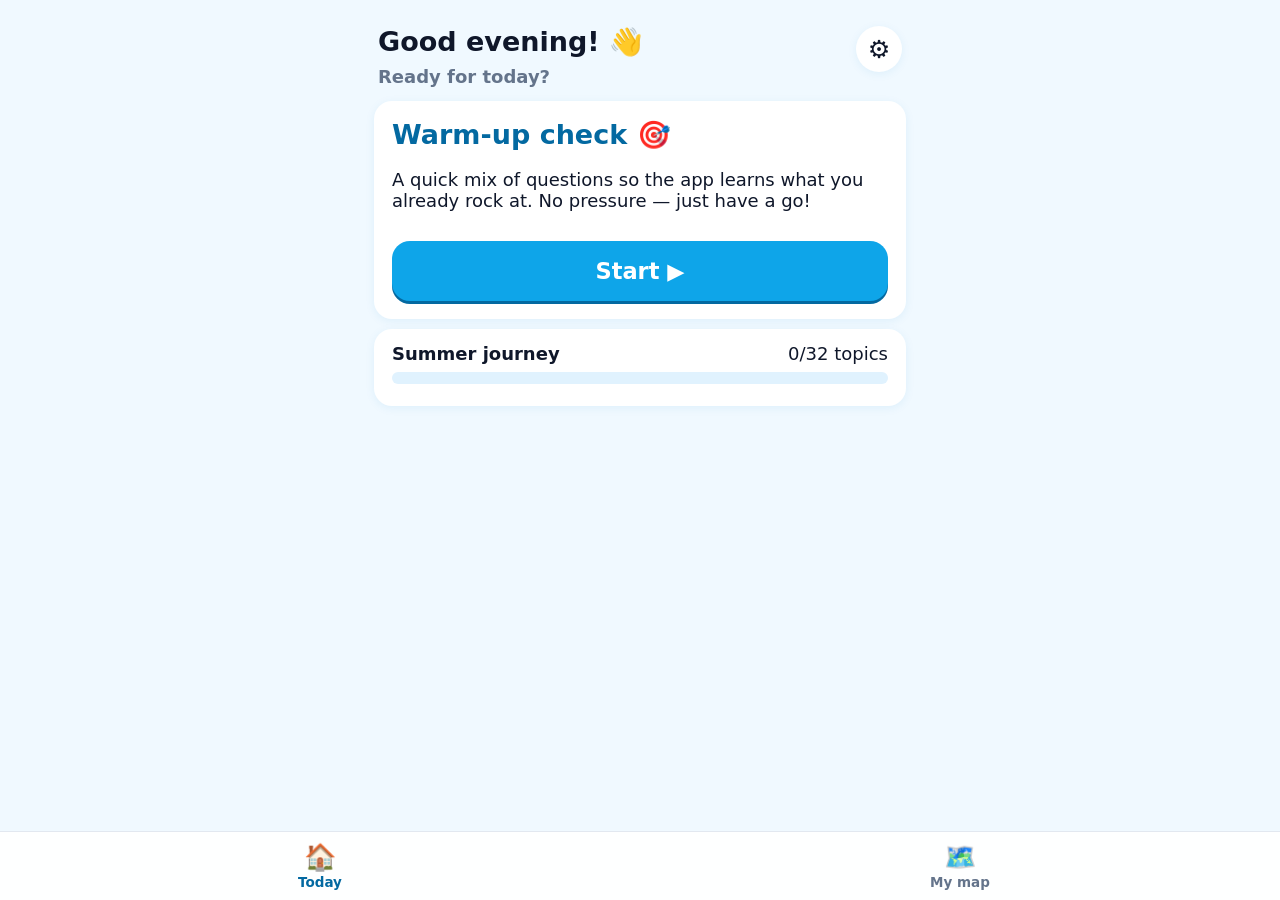
<file: app/index.html>
<!DOCTYPE html>
<html lang="en">
<head>
  <meta charset="utf-8">
  <meta name="viewport" content="width=device-width, initial-scale=1, viewport-fit=cover">
  <title>PowerMath Trainer</title>
  <meta name="description" content="Daily Year 5 maths practice — Power Maths summer review.">
  <meta name="theme-color" content="#0ea5e9">
  <link rel="manifest" href="manifest.webmanifest">
  <link rel="icon" href="icons/icon-192.png">
  <link rel="apple-touch-icon" href="icons/icon-180.png">
  <meta name="apple-mobile-web-app-capable" content="yes">
  <meta name="mobile-web-app-capable" content="yes">
  <meta name="apple-mobile-web-app-status-bar-style" content="default">
  <meta name="apple-mobile-web-app-title" content="PowerMath">
  <link rel="stylesheet" href="css/app.css">
</head>
<body>
  <div id="root"></div>
  <noscript>PowerMath Trainer needs JavaScript. Please enable it and reload.</noscript>
  <script type="module" src="js/app.js"></script>
</body>
</html>
</file>
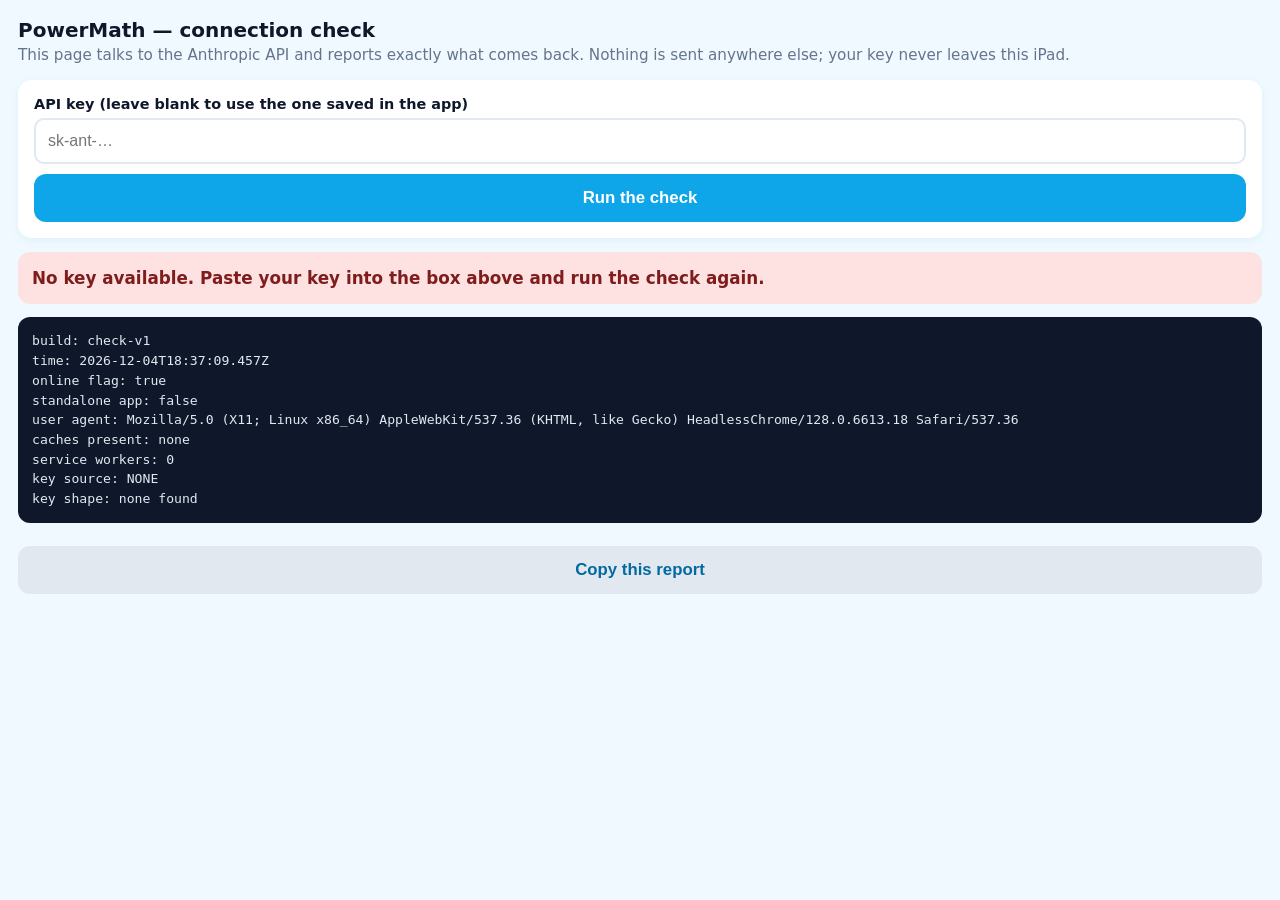
<file: app/check.html>
<!DOCTYPE html>
<html lang="en">
<head>
  <meta charset="utf-8">
  <meta name="viewport" content="width=device-width, initial-scale=1">
  <title>PowerMath — connection check</title>
  <style>
    body { font-family: -apple-system, system-ui, sans-serif; margin: 0; padding: 18px; background: #f0f9ff; color: #0f172a; }
    h1 { font-size: 1.25rem; margin: 0 0 4px; }
    p.sub { color: #64748b; margin: 0 0 16px; font-size: 0.95rem; }
    .card { background: #fff; border-radius: 14px; padding: 16px; box-shadow: 0 2px 10px rgb(2 132 199 / 0.08); margin-bottom: 14px; }
    label { font-weight: 700; display: block; margin-bottom: 6px; font-size: 0.9rem; }
    input { width: 100%; box-sizing: border-box; border: 2px solid #e2e8f0; border-radius: 10px; padding: 12px; font-size: 1rem; }
    button { background: #0ea5e9; color: #fff; border: 0; border-radius: 12px; padding: 14px 20px; font-size: 1.05rem; font-weight: 700; width: 100%; margin-top: 10px; }
    button.sec { background: #e2e8f0; color: #0369a1; }
    pre { background: #0f172a; color: #e2e8f0; padding: 14px; border-radius: 12px; font-size: 0.82rem; line-height: 1.5; white-space: pre-wrap; word-break: break-word; user-select: text; -webkit-user-select: text; }
    .verdict { font-size: 1.05rem; font-weight: 700; padding: 14px; border-radius: 12px; margin-bottom: 12px; line-height: 1.45; }
    .ok { background: #dcfce7; color: #14532d; }
    .bad { background: #fee2e2; color: #7f1d1d; }
    .warn { background: #fef9c3; color: #713f12; }
  </style>
</head>
<body>
  <h1>PowerMath — connection check</h1>
  <p class="sub">This page talks to the Anthropic API and reports exactly what comes back. Nothing is sent anywhere else; your key never leaves this iPad.</p>

  <div class="card">
    <label for="key">API key (leave blank to use the one saved in the app)</label>
    <input id="key" type="password" placeholder="sk-ant-…" autocomplete="off" autocapitalize="off" autocorrect="off" spellcheck="false">
    <button id="run">Run the check</button>
  </div>

  <div id="verdict"></div>
  <pre id="out">Tap “Run the check”.</pre>
  <button id="copy" class="sec">Copy this report</button>

<script>
const BUILD = 'check-v1';
const out = document.getElementById('out');
const verdictEl = document.getElementById('verdict');

function savedKey() {
  try {
    const raw = localStorage.getItem('pmtrainer.state.v1');
    return raw ? (JSON.parse(raw).settings?.apiKey || '') : '';
  } catch { return ''; }
}

// Describe the key without ever revealing it.
function keyShape(k) {
  if (!k) return 'none found';
  const clean = k.trim();
  const bits = [`length ${clean.length}`, `starts "${clean.slice(0, 11)}…"`];
  if (clean !== k) bits.push('HAD SURROUNDING WHITESPACE');
  if (/\s/.test(clean)) bits.push('CONTAINS A SPACE OR LINE BREAK INSIDE');
  if (!clean.startsWith('sk-ant-')) bits.push('DOES NOT START WITH sk-ant-');
  return bits.join(', ');
}

async function run() {
  const lines = [];
  const add = (k, v) => lines.push(`${k}: ${v}`);
  verdictEl.innerHTML = '';
  out.textContent = 'Checking…';

  add('build', BUILD);
  add('time', new Date().toISOString());
  add('online flag', navigator.onLine);
  add('standalone app', !!(window.navigator.standalone || matchMedia('(display-mode: standalone)').matches));
  add('user agent', navigator.userAgent);

  try {
    const keys = await caches.keys();
    add('caches present', keys.length ? keys.join(', ') : 'none');
  } catch (e) { add('caches present', 'unreadable (' + e.name + ')'); }

  try {
    const regs = await navigator.serviceWorker.getRegistrations();
    add('service workers', regs.length);
  } catch { add('service workers', 'unreadable'); }

  const typed = document.getElementById('key').value.trim();
  const stored = savedKey();
  const key = typed || stored;
  add('key source', typed ? 'typed on this page' : (stored ? 'saved in the app' : 'NONE'));
  add('key shape', keyShape(key));

  if (!key) {
    finish(lines, 'bad', 'No key available. Paste your key into the box above and run the check again.');
    return;
  }

  let status = null, body = '', threw = null;
  try {
    const res = await fetch('https://api.anthropic.com/v1/messages', {
      method: 'POST',
      headers: {
        'content-type': 'application/json',
        'x-api-key': key.trim(),
        'anthropic-version': '2023-06-01',
        'anthropic-dangerous-direct-browser-access': 'true',
      },
      body: JSON.stringify({
        model: 'claude-haiku-4-5',
        max_tokens: 16,
        messages: [{ role: 'user', content: 'Reply with the single word: ready' }],
      }),
    });
    status = res.status;
    body = await res.text();
  } catch (e) {
    threw = (e && e.name ? e.name : 'Error') + ' — ' + (e && e.message ? e.message : String(e));
  }

  add('http status', status === null ? 'no response' : status);
  add('threw', threw || 'no');
  add('response body', body ? body.slice(0, 900) : '(empty)');

  let cls = 'bad', msg = '';
  if (threw) {
    msg = 'The request never reached Anthropic. Something on this device or network is blocking it — a content blocker, a VPN, or a school/company Wi-Fi filter. Try mobile data or another network.';
  } else if (status === 200) {
    cls = 'ok';
    msg = 'Everything works. The key is valid and the tutor is ready to use in the app.';
  } else if (status === 401) {
    msg = 'The key was rejected. Copy it again from console.anthropic.com — or create a fresh one — and make sure nothing was cut off.';
  } else if (status === 400 && /credit|balance|billing/i.test(body)) {
    cls = 'warn';
    msg = 'The key is fine, but this account cannot spend on the API yet — see the message below. Promotional credit often does not cover API calls; adding a small paid balance fixes it.';
  } else if (status === 403) {
    msg = 'The key is not permitted to do this. It may belong to a workspace without access, or be restricted.';
  } else if (status === 404) {
    msg = 'The model was not found for this account.';
  } else if (status === 429) {
    cls = 'warn';
    msg = 'Rate limited. Wait a minute and run the check again.';
  } else {
    msg = 'Unexpected response — the details are below.';
  }
  finish(lines, cls, msg);
}

function finish(lines, cls, msg) {
  verdictEl.className = 'verdict ' + cls;
  verdictEl.textContent = msg;
  out.textContent = lines.join('\n');
}

document.getElementById('run').addEventListener('click', run);
document.getElementById('copy').addEventListener('click', async () => {
  try { await navigator.clipboard.writeText(out.textContent); alert('Report copied.'); }
  catch { alert('Could not copy automatically — press and hold the black box to select the text.'); }
});
run();
</script>
</body>
</html>
</file>
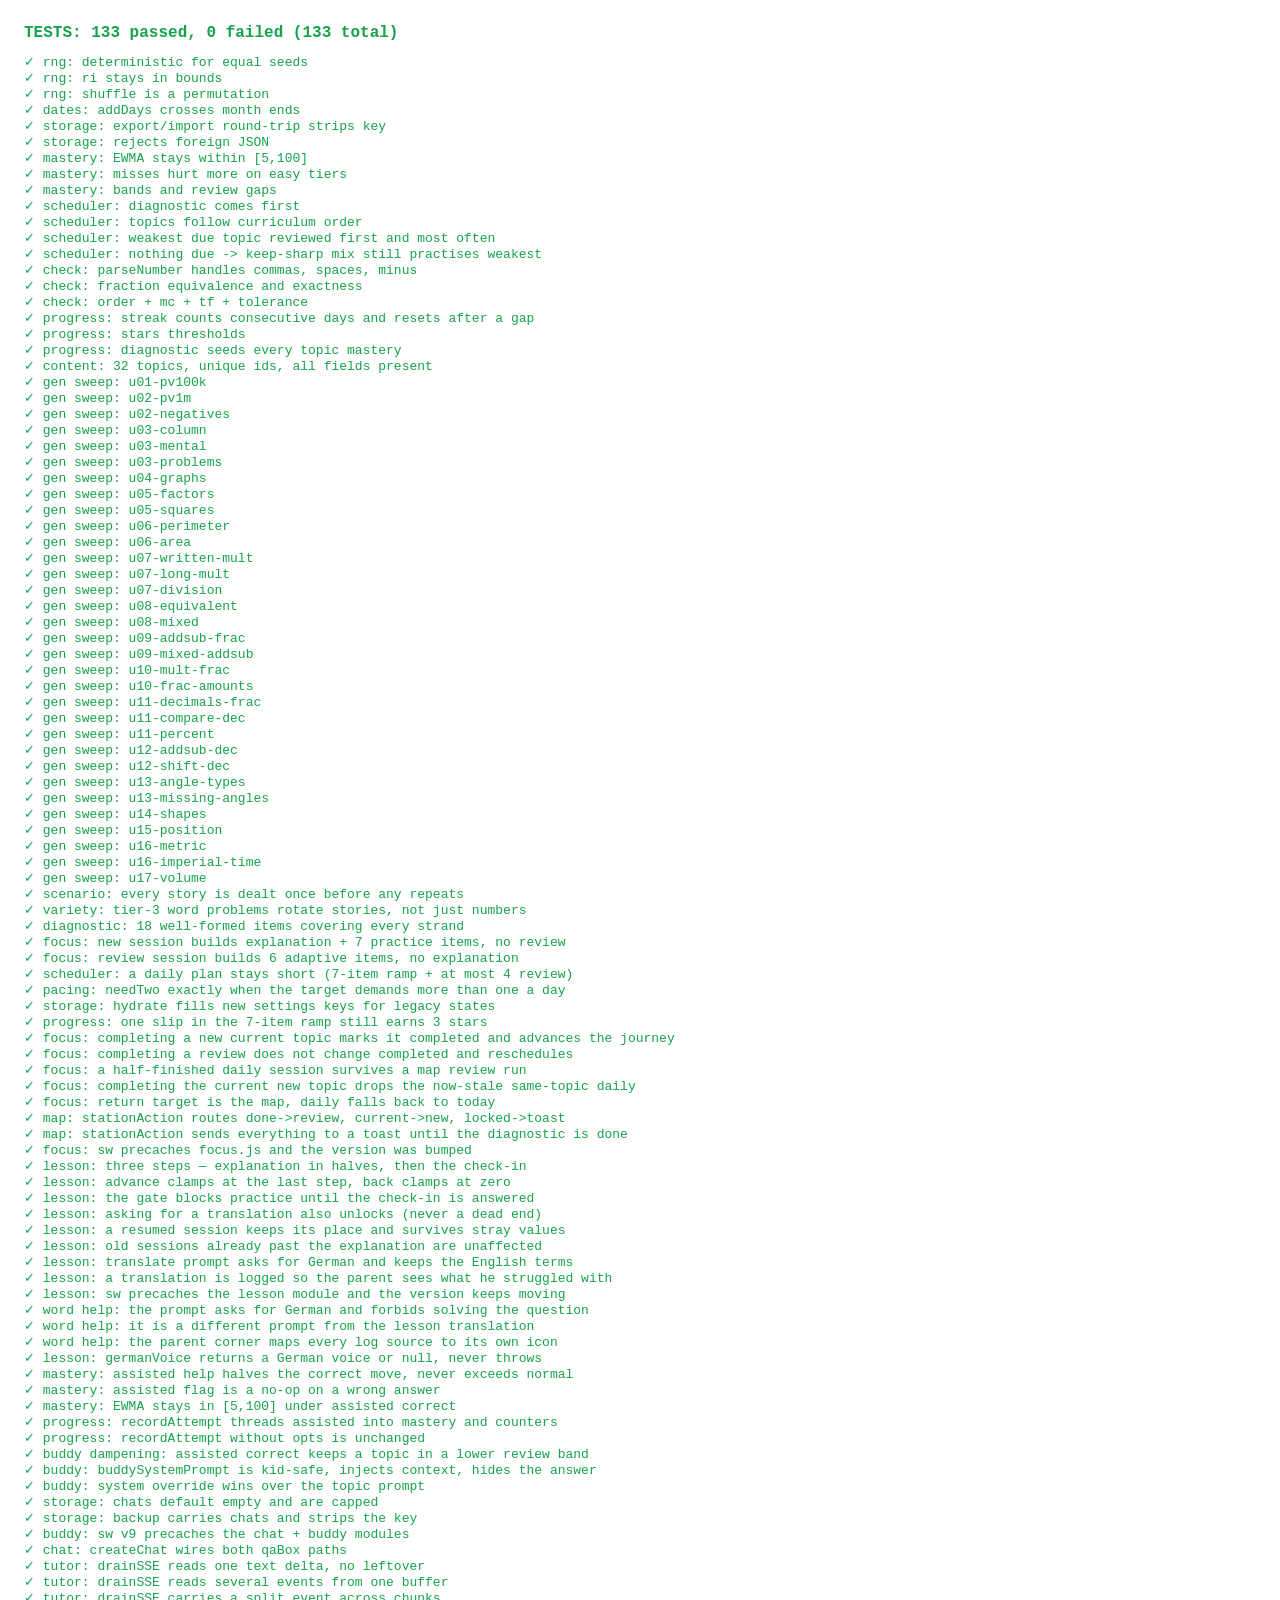
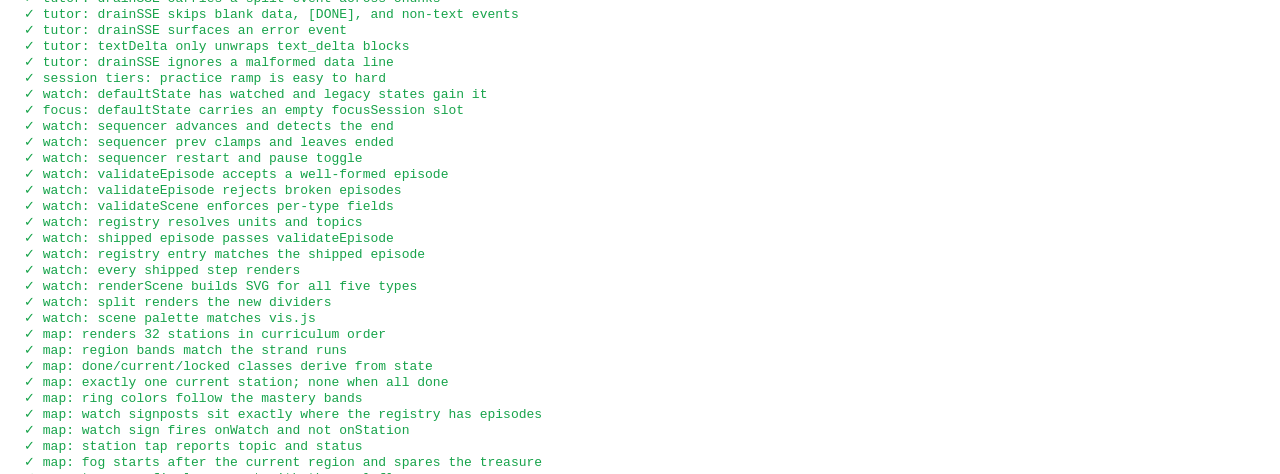
<file: app/tests/tests.html>
<!DOCTYPE html>
<html lang="en">
<head>
  <meta charset="utf-8">
  <meta name="viewport" content="width=device-width, initial-scale=1">
  <title>PowerMath Trainer — tests</title>
  <style>
    body { font-family: ui-monospace, monospace; padding: 16px; font-size: 13px; }
    .pass { color: #16a34a; }
    .fail { color: #dc2626; font-weight: bold; }
    #summary { font-size: 16px; font-weight: bold; margin-bottom: 12px; }
  </style>
</head>
<body>
  <div id="summary">Running…</div>
  <div id="out"></div>
  <script type="module" src="./main.js"></script>
</body>
</html>
</file>
<file: app/css/app.css>
/* PowerMath Trainer — touch-first, big type, calm bright palette. */

:root {
  --bg: #f0f9ff;
  --card: #ffffff;
  --ink: #0f172a;
  --muted: #64748b;
  --brand: #0ea5e9;
  --brand-dark: #0369a1;
  --good: #16a34a;
  --good-bg: #dcfce7;
  --bad: #dc2626;
  --bad-bg: #fee2e2;
  --amber: #f59e0b;
  --line: #e2e8f0;
  --radius: 18px;
  --shadow: 0 2px 10px rgb(2 132 199 / 0.08);
}

* { box-sizing: border-box; -webkit-tap-highlight-color: transparent; }
html { font-size: 17px; }
body {
  margin: 0;
  font-family: -apple-system, "SF Pro Rounded", "Segoe UI", system-ui, sans-serif;
  background: var(--bg);
  color: var(--ink);
  padding-bottom: env(safe-area-inset-bottom);
  -webkit-font-smoothing: antialiased;
  overscroll-behavior-y: none;
}
button { font: inherit; color: inherit; border: 0; background: none; cursor: pointer; touch-action: manipulation; }
input, select { font: inherit; }

.screen { max-width: 560px; margin: 0 auto; padding: 12px 14px 96px; min-height: 100dvh; }
.screen.center { display: flex; flex-direction: column; justify-content: center; }

/* ---- top bar ---- */
.topbar { display: flex; align-items: center; gap: 8px; padding: 6px 0 10px; }
.topbar-title { flex: 1; text-align: center; font-weight: 800; font-size: 1.05rem; color: var(--brand-dark); }
.iconbtn { width: 44px; height: 44px; border-radius: 12px; background: var(--card); box-shadow: var(--shadow); font-size: 1.2rem; display: grid; place-items: center; }
.iconbtn.ghost { background: transparent; box-shadow: none; }
.count { font-weight: 700; color: var(--muted); min-width: 44px; text-align: right; }

/* ---- cards ---- */
.card { background: var(--card); border-radius: var(--radius); box-shadow: var(--shadow); padding: 18px; margin: 10px 0; }
.card.slim { padding: 14px 18px; }
h1, h2, h3 { margin: 0 0 8px; }
.page-title { font-size: 1.4rem; padding: 8px 4px; }
.muted { color: var(--muted); }
.row { display: flex; align-items: center; }
.row.gap { gap: 10px; flex-wrap: wrap; }
.row.spread { justify-content: space-between; }
.grow { flex: 1; }
.center-t { text-align: center; }

/* ---- buttons ---- */
.btn { background: #e2e8f0; border-radius: 14px; padding: 12px 18px; font-weight: 700; min-height: 48px; }
.btn:active { transform: scale(0.97); }
.btn.primary { background: var(--brand); color: #fff; box-shadow: 0 3px 0 var(--brand-dark); }
.btn.subtle { background: #f1f5f9; color: var(--brand-dark); }
.btn.danger { background: var(--bad-bg); color: var(--bad); }
.btn.wide { width: 100%; }
.btn.big { font-size: 1.25rem; min-height: 60px; border-radius: 18px; }
.btn:disabled { opacity: 0.5; }

/* ---- home ---- */
.home-top { display: flex; justify-content: space-between; align-items: flex-start; padding: 14px 4px 4px; }
.greet { font-size: 1.5rem; }
.streakline { margin: 4px 0 0; color: var(--muted); font-weight: 600; }
.gear { font-size: 1.4rem; width: 46px; height: 46px; border-radius: 50%; background: var(--card); box-shadow: var(--shadow); }
.today-card h2 { color: var(--brand-dark); }
.topic-name { font-size: 1.3rem; font-weight: 800; margin: 6px 0; }
.btn.start { margin-top: 12px; }
.nudge { background: #fef9c3; border: 1px solid #fde047; border-radius: 14px; padding: 12px 14px; margin: 10px 0; font-size: 0.92rem; }

/* ---- bottom nav ---- */
.bottomnav {
  position: fixed; left: 0; right: 0; bottom: 0; display: flex; justify-content: space-around;
  background: rgb(255 255 255 / 0.92); backdrop-filter: blur(8px);
  border-top: 1px solid var(--line); padding: 6px 0 calc(6px + env(safe-area-inset-bottom));
}
.nav-item { display: flex; flex-direction: column; align-items: center; gap: 2px; color: var(--muted); font-size: 0.75rem; font-weight: 700; min-width: 96px; padding: 4px; }
.nav-item.active { color: var(--brand-dark); }
.nav-icon { font-size: 1.45rem; }

/* ---- progress ---- */
.progress { height: 12px; border-radius: 999px; background: #e0f2fe; overflow: hidden; margin: 8px 0; }
.progress-fill { height: 100%; background: linear-gradient(90deg, #38bdf8, #0ea5e9); border-radius: 999px; transition: width 0.4s; }

/* ---- lesson / explanation ---- */
.lesson-title { font-size: 1.45rem; }
.lesson-sub { color: var(--muted); margin: 0 0 12px; }
.segment { border: 2px solid var(--line); border-radius: 14px; padding: 12px; margin: 10px 0; transition: border-color 0.2s, background 0.2s; }
.segment.playing { border-color: var(--brand); background: #f0f9ff; }
.seg-row { display: flex; gap: 10px; align-items: flex-start; }
.seg-play { font-size: 1.3rem; width: 46px; height: 46px; flex: 0 0 46px; border-radius: 50%; background: #e0f2fe; }
.segment.playing .seg-play { background: var(--brand); }
.seg-text { margin: 8px 0; font-size: 1.08rem; line-height: 1.55; }
.seg-altrow { margin-top: 6px; text-align: right; }
.seg-alt { color: var(--brand-dark); font-weight: 700; font-size: 0.9rem; padding: 6px 10px; border-radius: 10px; background: #f0f9ff; }
.vis { margin: 10px 0 4px; text-align: center; }
.vis svg { max-width: 100%; height: auto; }
.example { border-top: 2px dashed var(--line); margin-top: 14px; padding-top: 12px; }
.ex-step { display: flex; gap: 10px; align-items: baseline; margin: 8px 0; line-height: 1.5; }
.ex-n { background: var(--brand); color: #fff; border-radius: 50%; width: 24px; height: 24px; flex: 0 0 24px; display: grid; place-items: center; font-size: 0.85rem; font-weight: 800; align-self: flex-start; }
.stickybar { position: fixed; left: 0; right: 0; bottom: 0; padding: 10px 14px calc(12px + env(safe-area-inset-bottom)); background: linear-gradient(transparent, var(--bg) 40%); max-width: 560px; margin: 0 auto; }

/* ---- Q&A ---- */
.qabox { border-top: 2px dashed var(--line); margin-top: 16px; padding-top: 12px; }
.chips { display: flex; flex-wrap: wrap; gap: 8px; margin: 8px 0; }
.chip { background: #ede9fe; color: #5b21b6; font-weight: 700; border-radius: 999px; padding: 9px 14px; font-size: 0.9rem; }
.qa-thread { max-height: 300px; overflow-y: auto; }
.bubble { border-radius: 14px; padding: 10px 14px; margin: 8px 0; max-width: 92%; line-height: 1.5; }
.bubble.kid { background: #e0f2fe; margin-left: auto; }
.bubble.tutor { background: #f1f5f9; display: flex; flex-wrap: wrap; gap: 8px; align-items: flex-start; }
.bubble.thinking { color: var(--muted); font-style: italic; }
.tutor-stream { flex: 1; min-width: 0; }
.tutor-stream.thinking { color: var(--muted); font-style: italic; }
.tutor-note { flex-basis: 100%; color: var(--muted); font-size: 0.85rem; }
.qa-inputrow { display: flex; gap: 8px; margin-top: 8px; }
.qa-input { flex: 1; border: 2px solid var(--line); border-radius: 12px; padding: 10px 12px; }
.qa-note { color: var(--muted); font-size: 0.92rem; }

/* ---- questions ---- */
.question .prompt-row { display: flex; gap: 10px; align-items: flex-start; }
.prompt { font-size: 1.18rem; line-height: 1.5; font-weight: 600; flex: 1; }
.review-tag { display: inline-block; background: #fef3c7; color: #92400e; font-weight: 700; border-radius: 999px; padding: 6px 12px; font-size: 0.85rem; margin: 2px 0; }
.speak { width: 42px; height: 42px; flex: 0 0 42px; border-radius: 50%; background: #e0f2fe; font-size: 1.05rem; }
.speak.small { width: 36px; height: 36px; flex-basis: 36px; font-size: 0.9rem; align-self: center; }
.speak.speaking { background: var(--brand); }
.input-host.locked { pointer-events: none; opacity: 0.75; }

.options { display: grid; gap: 10px; margin-top: 12px; }
.opt { background: #f8fafc; border: 2px solid var(--line); border-radius: 14px; padding: 14px; font-size: 1.1rem; font-weight: 600; text-align: center; min-height: 56px; }
.opt.picked { border-color: var(--brand); background: #e0f2fe; }
.tfrow { grid-template-columns: 1fr 1fr; }

.numpad { margin-top: 10px; }
.pad-display { border: 2px solid var(--line); border-radius: 12px; min-height: 54px; font-size: 1.5rem; font-weight: 800; text-align: center; padding: 10px; letter-spacing: 1px; }
.pad-grid { display: grid; grid-template-columns: repeat(3, 1fr); gap: 8px; margin: 10px 0; }
.pad-key { background: #f8fafc; border: 2px solid var(--line); border-radius: 12px; font-size: 1.3rem; font-weight: 700; min-height: 54px; }
.pad-key:active { background: #e0f2fe; }

.frac-entry { display: flex; justify-content: center; margin-bottom: 6px; }
.frac-stack { display: flex; flex-direction: column; align-items: center; gap: 4px; }
.frac-in { width: 90px; text-align: center; font-size: 1.3rem; font-weight: 700; border: 2px solid var(--line); border-radius: 10px; padding: 8px; }
.frac-in:focus { border-color: var(--brand); outline: none; }
.frac-line { width: 100px; height: 3px; background: var(--ink); border-radius: 2px; }

.order-slots { display: flex; gap: 8px; justify-content: center; flex-wrap: wrap; margin: 10px 0; }
.order-slot { min-width: 62px; min-height: 48px; border: 2px dashed var(--line); border-radius: 12px; display: grid; place-items: center; color: var(--muted); font-weight: 700; padding: 4px 8px; }
.order-slot.filled { border-style: solid; border-color: var(--brand); background: #e0f2fe; color: var(--ink); }
.order-pool { display: flex; gap: 8px; justify-content: center; flex-wrap: wrap; margin: 10px 0; }
.order-chip { background: #f8fafc; border: 2px solid var(--line); border-radius: 12px; padding: 10px 14px; font-size: 1.05rem; font-weight: 700; min-height: 50px; }
.order-chip.used { opacity: 0.25; }

/* stacked fraction in prompts */
.frac { display: inline-flex; flex-direction: column; vertical-align: middle; margin: 0 3px; line-height: 1.05; text-align: center; }
.frac b { border-bottom: 2px solid currentColor; padding: 0 4px; font-weight: 700; }
.frac i { font-style: normal; padding: 0 4px; }

/* ---- feedback ---- */
.feedback { margin-top: 10px; }
.fb { border-radius: 14px; padding: 12px 14px; animation: pop 0.25s; }
.fb-head { font-weight: 800; font-size: 1.05rem; }
.fb-hint { margin-top: 6px; line-height: 1.5; }
.fb.good { background: var(--good-bg); color: #14532d; }
.fb.try { background: #fef9c3; color: #713f12; }
.fb.bad { background: var(--bad-bg); color: #7f1d1d; }
.fb.bad .btn { margin-top: 10px; }
.fb.neutral { background: #f1f5f9; }
@keyframes pop { from { transform: scale(0.94); opacity: 0; } }

/* ---- summary ---- */
.summary { text-align: center; padding: 28px 20px; }
.big-emoji { font-size: 3.2rem; }
.sum-line { margin: 8px 0; font-size: 1.05rem; }
.sum-streak { font-weight: 800; font-size: 1.15rem; margin: 14px 0; }
.summary .btn { margin-top: 10px; }

.stars { display: inline-flex; gap: 2px; }
.star { color: #cbd5e1; }
.star.on { color: var(--amber); }
.stars.lg { font-size: 2.2rem; }
.stars.md { font-size: 1.3rem; }
.stars.sm { font-size: 0.95rem; }

/* ---- band dots (parent corner) ---- */
.dot { width: 12px; height: 12px; border-radius: 50%; display: inline-block; }
.dot.red { background: #f87171; }
.dot.amber { background: #fbbf24; }
.dot.green { background: #34d399; }
.dot.grey { background: #cbd5e1; }

/* ---- parent ---- */
.parent .psec-title { color: var(--brand-dark); font-size: 1.05rem; }
.ptable { font-size: 0.86rem; }
.prow { display: grid; grid-template-columns: 1fr 70px 70px 60px; gap: 6px; padding: 6px 0; border-bottom: 1px solid #f1f5f9; align-items: center; }
.prow.phead { font-weight: 800; color: var(--muted); }
.prow.dim { opacity: 0.5; }
.pt-title { overflow: hidden; text-overflow: ellipsis; white-space: nowrap; }
.hrow { display: flex; gap: 10px; padding: 6px 0; border-bottom: 1px solid #f1f5f9; font-size: 0.9rem; }
.text-in { border: 2px solid var(--line); border-radius: 12px; padding: 10px 12px; width: 100%; max-width: 340px; }
.lab { display: block; font-weight: 700; margin: 12px 0 4px; font-size: 0.9rem; }
.sub { margin-top: 14px; font-size: 0.95rem; }
.key-status { flex-basis: 100%; overflow-wrap: anywhere; line-height: 1.45; user-select: text; }
.qlog { padding: 8px 0; border-bottom: 1px solid #f1f5f9; font-size: 0.88rem; }
.qlog-a { margin-top: 2px; }
.unit-note { text-align: center; color: var(--muted); margin-top: 6px; }

/* ---- toast & confetti ---- */
.toast {
  position: fixed; left: 50%; bottom: 90px; transform: translateX(-50%) translateY(20px);
  background: var(--ink); color: #fff; border-radius: 999px; padding: 10px 20px; font-weight: 700;
  opacity: 0; transition: all 0.3s; z-index: 50; max-width: 90vw; text-align: center;
}
.toast.show { opacity: 1; transform: translateX(-50%); }
.confetti { position: fixed; inset: 0; pointer-events: none; overflow: hidden; }
.confetti i {
  position: absolute; top: -12px; width: 10px; height: 14px; border-radius: 3px;
  animation: fall 1.6s ease-in forwards;
}
@keyframes fall { to { transform: translateY(105vh) rotate(340deg); opacity: 0.7; } }

/* ---- watch: scenes ---- */
.scene { width: 100%; height: auto; display: block; }
.scene * { transform-box: fill-box; transform-origin: center; }
.scene .a-fade, .scene .a-pop, .scene .a-rise {
  transition: opacity 0.45s ease, transform 0.45s ease;
  transition-delay: calc(var(--i, 0) * 0.12s);
}
.scene:not(.run) .a-fade, .scene:not(.run) .a-pop, .scene:not(.run) .a-rise,
.scene:not(.run) .a-draw { opacity: 0; }
.scene:not(.run) .a-pop { transform: scale(0.85); }
.scene:not(.run) .a-rise { transform: translateY(10px); }
.scene .a-draw { transition: opacity 0.5s ease calc(var(--i, 0) * 0.12s); }
.scene .nl-pointer.hop { transition: transform 0.9s cubic-bezier(0.5, -0.2, 0.4, 1.2) 0.5s; }
.scene:not(.run) .nl-pointer.hop { transform: translateX(var(--hop-dx, 0px)); }
.scene .a-vanish { transition: opacity 0.35s ease 0.9s, transform 0.35s ease 0.9s; }
.scene.run .a-vanish { opacity: 0; transform: scale(0.4); }
.scene.run .fb-hl { animation: hlpulse 1s ease 2; }
@keyframes hlpulse { 50% { opacity: 0.5; } }
@media (prefers-reduced-motion: reduce) {
  .scene .a-fade, .scene .a-pop, .scene .a-rise, .scene .a-draw,
  .scene .nl-pointer.hop, .scene .a-vanish { transition-duration: 0s; transition-delay: 0s; }
  .scene.run .fb-hl { animation: none; }
}

/* ---- treasure map ---- */
.tmap { width: 100%; height: auto; display: block; }
.tmap * { transform-box: fill-box; transform-origin: center; }
.tmap-card { padding: 6px; }
.tmap-hit { fill: transparent; }
.tmap-station, .tmap-watch { cursor: pointer; }
.tmap-station:focus-visible, .tmap-watch:focus-visible { outline: 3px solid var(--brand); outline-offset: 2px; }
.tmap-station.locked .tmap-node { stroke: #c9b08a; }
.tmap-station.current .tmap-node { stroke: var(--brand-dark); }
.tmap-station.band-green .tmap-node { stroke: #16a34a; }
.tmap-station.band-amber .tmap-node { stroke: #d97706; }
.tmap-station.band-red .tmap-node { stroke: #dc2626; }
.tmap-station.band-none .tmap-node { stroke: #b08968; }
.tmap-label { paint-order: stroke; stroke: rgba(247, 237, 216, 0.85); stroke-width: 3px; }
.tmap-marker { animation: tmap-bob 1.6s ease-in-out infinite; }
.tmap-ship { animation: tmap-bob 3.2s ease-in-out infinite; }
@keyframes tmap-bob { 0%, 100% { transform: translateY(0); } 50% { transform: translateY(-5px); } }
.tmap-pulse { animation: tmap-pulse 1.8s ease-out infinite; }
@keyframes tmap-pulse { 0% { transform: scale(1); opacity: 0.8; } 70% { transform: scale(1.35); opacity: 0; } 100% { opacity: 0; } }
.tmap .tmap-current-pop { transition: transform 0.35s cubic-bezier(0.34, 1.56, 0.64, 1), opacity 0.35s; }
.tmap:not(.run) .tmap-current-pop { transform: scale(0.6); opacity: 0; }
.tmap-chest .lid-open, .tmap-chest .chest-sparkle { display: none; }
.tmap-chest.open .lid-open, .tmap-chest.open .chest-sparkle { display: block; }
.tmap-chest.open .lid-closed, .tmap-chest.open .chest-lock { display: none; }
@media (prefers-reduced-motion: reduce) {
  .tmap-marker, .tmap-pulse, .tmap-ship { animation: none; }
  .tmap-pulse { opacity: 0.35; }
  .tmap .tmap-current-pop { transition-duration: 0s; }
}

.map-hint { margin-top: 8px; font-size: 0.82rem; }

/* ---- guided explanation (stepper) ---- */
.step-head { display: flex; align-items: center; gap: 10px; justify-content: space-between; flex-wrap: wrap; }
.step-head .lesson-sub { margin: 0; }
.step-dots { display: flex; gap: 5px; }
.step-dots i { width: 9px; height: 9px; border-radius: 50%; background: var(--line); }
.step-dots i.on { background: var(--brand); }
.stickybar.steprow { display: flex; gap: 10px; align-items: center; justify-content: space-between; }
.stickybar.steprow .btn { flex: 1 1 0; }
.stickybar.steprow .btn:disabled { opacity: 0.35; }
.checkin { border: 2px dashed var(--line); border-radius: var(--radius); padding: 14px; margin-top: 6px; }
.checkin h3 { margin: 0 0 6px; }
.checkin-row { display: grid; gap: 8px; margin-top: 10px; }
/* Secondary help buttons are tapped by a 10-year-old — keep them thumb-sized. */
.seg-alt { min-height: 44px; }
.seg-de { border-color: var(--brand); font-weight: 700; }
.de-out:empty { display: none; }
.de-bubble { margin-top: 8px; }
.de-note { margin: 0 0 4px; font-weight: 700; font-size: 0.85rem; color: var(--muted); }

.wordhelp-row { margin: 2px 0 4px; }
.word-help { font-size: 0.85rem; }

/* ---- buddy FAB + sheet ---- */
.buddy-fab {
  position: fixed; right: 16px; z-index: 55;
  bottom: calc(76px + env(safe-area-inset-bottom));   /* clears bottom nav / sticky bar */
  width: 60px; height: 60px; border-radius: 50%; border: 0;
  background: var(--brand); color: #fff; box-shadow: var(--shadow);
  display: grid; place-items: center;
}
.buddy-fab:active { transform: scale(0.94); }
.buddy-sheet { max-height: 82vh; display: flex; flex-direction: column; }
.buddy-sheet .qa-thread { flex: 1 1 auto; max-height: none; }
.buddy-intent { margin: 2px 0 10px; justify-content: center; }
.buddy-note { margin: 2px 0 10px; font-size: 0.85rem; }

/* ---- station practice sheet ---- */
.sheet-scrim {
  position: fixed; inset: 0; background: rgb(15 23 42 / 0.35); z-index: 60;
  display: grid; align-items: end; animation: scrim-in 0.15s ease;
}
.station-sheet {
  width: 100%; max-width: 560px; margin: 0 auto;
  border-radius: var(--radius) var(--radius) 0 0;
  padding: 18px 16px calc(18px + env(safe-area-inset-bottom));
  animation: sheet-up 0.2s ease;
}
.sheet-title { font-weight: 800; font-size: 1.15rem; color: var(--brand-dark); text-align: center; }
.sheet-stars { text-align: center; font-size: 1.4rem; color: var(--amber); margin: 6px 0 4px; }
.station-sheet .btn { margin-top: 10px; }
@keyframes sheet-up { from { transform: translateY(100%); } to { transform: translateY(0); } }
@keyframes scrim-in { from { opacity: 0; } to { opacity: 1; } }

/* ---- watch: player ---- */
.watch { padding-top: calc(10px + env(safe-area-inset-top)); }
.watch-top { display: flex; align-items: center; gap: 10px; margin-bottom: 8px; }
.watch-close {
  width: 44px; height: 44px; border-radius: 50%; border: 2px solid var(--line);
  background: var(--card); font-size: 1.1rem; font-weight: 800; color: var(--muted); flex: none;
}
.watch-title { flex: 1; font-weight: 800; font-size: 1.1rem; }
.watch-count { color: var(--muted); font-size: 0.85rem; font-weight: 700; }
.watch-stage {
  background: var(--card); border: 1px solid var(--line); border-radius: var(--radius);
  box-shadow: var(--shadow); padding: 6px;
}
.watch-caption { min-height: 96px; padding: 12px 4px 4px; }
.watch-speaker {
  display: inline-block; font-weight: 800; font-size: 0.78rem; padding: 3px 12px;
  border-radius: 999px; background: var(--line); color: var(--ink);
}
.watch-speaker.sp-teacher { background: #e0f2fe; color: var(--brand-dark); }
.watch-speaker.sp-kid { background: #fef3c7; color: #b45309; }
.watch-text { margin: 8px 0 0; font-size: 1.02rem; line-height: 1.5; }
.watch-controls { display: flex; justify-content: center; align-items: center; gap: 22px; padding: 10px 0 14px; }
.watch-btn {
  width: 54px; height: 54px; border-radius: 50%; border: 2px solid var(--line);
  background: var(--card); font-size: 1.5rem; color: var(--ink);
}
.watch-btn:disabled { opacity: 0.35; }
.watch-btn.main {
  width: 76px; height: 76px; background: var(--brand); border-color: var(--brand-dark);
  color: #fff; font-size: 1.7rem; box-shadow: 0 3px 0 var(--brand-dark);
}
.watch-dots { display: flex; gap: 5px; justify-content: center; flex-wrap: wrap; padding-bottom: 14px; }
.watch-dots i { width: 9px; height: 9px; border-radius: 50%; background: var(--line); }
.watch-dots i.on { background: var(--brand); }
.watch-load { text-align: center; padding: 36px 16px; }
.watch-load .progress { margin-top: 14px; }
.watch-end { text-align: center; padding: 26px 16px; display: grid; gap: 12px; }
.watch-end-emoji { font-size: 3.2rem; }

@media (min-width: 700px) {
  html { font-size: 18px; }
}
</file>
